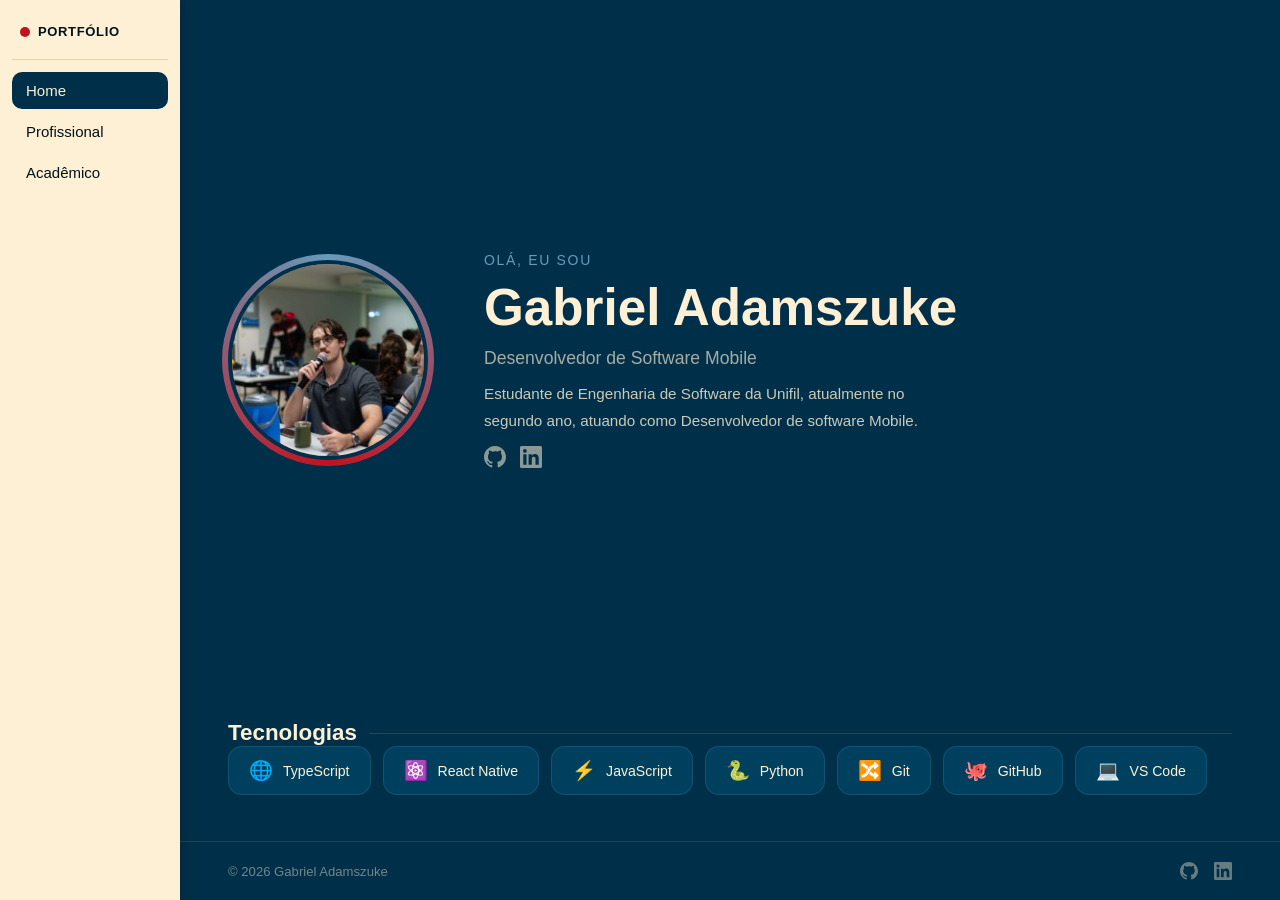
<file: index.html>
<!doctype html>
<html lang="pt-BR">
  <head>
    <meta charset="UTF-8" />
    <meta http-equiv="X-UA-Compatible" content="IE=edge" />
    <meta name="viewport" content="width=device-width, initial-scale=1.0" />
    <title>Portfólio</title>
    <link rel="stylesheet" href="style.css" />
  </head>

  <body>
    <nav class="sidenav" aria-label="Navegação principal">
      <div class="sidenav__brand">
        <span class="sidenav__dot"></span>
        <span class="sidenav__label">Portfólio</span>
      </div>
      <a href="index.html" class="active" aria-current="page">Home</a>
      <a href="Trabalho-Final/profissional/index.html">Profissional</a>
      <a href="Trabalho-Final/academico/index.html">Acadêmico</a>
    </nav>

    <main class="main" id="main-content">
      <section class="hero" aria-label="Apresentação">
        <div class="hero__photo-wrapper">
          <img
            src="./Trabalho-Final/assets/pp.png"
            alt="Foto de perfil"
            class="hero__photo"
            id="profile-photo"
          />
        </div>

        <div class="hero__text">
          <p class="hero__eyebrow">Olá, eu sou</p>
          <h1 class="hero__name" id="hero-name">Gabriel Adamszuke</h1>
          <h2 class="hero__role" id="hero-role">
            Desenvolvedor de Software Mobile
          </h2>
          <p class="hero__bio">
            Estudante de Engenharia de Software da Unifil, atualmente no segundo
            ano, atuando como Desenvolvedor de software Mobile.
          </p>

          <div class="hero__social" aria-label="Redes sociais">
            <a
              href="https://github.com/seuuser"
              target="_blank"
              rel="noopener"
              class="social-link"
              aria-label="GitHub"
            >
              <svg
                xmlns="http://www.w3.org/2000/svg"
                viewBox="0 0 24 24"
                fill="currentColor"
                width="22"
                height="22"
                aria-hidden="true"
              >
                <path
                  d="M12 0C5.37 0 0 5.37 0 12c0 5.3 3.438 9.8 8.205 11.385.6.113.82-.258.82-.577
                            0-.285-.01-1.04-.015-2.04-3.338.724-4.042-1.61-4.042-1.61-.546-1.387-1.333-1.756-1.333-1.756
                            -1.089-.745.083-.729.083-.729 1.205.084 1.84 1.237 1.84 1.237 1.07 1.834 2.807 1.304
                            3.492.997.108-.775.418-1.305.762-1.605-2.665-.3-5.466-1.332-5.466-5.93
                            0-1.31.465-2.38 1.235-3.22-.135-.303-.54-1.523.105-3.176 0 0 1.005-.322
                            3.3 1.23a11.52 11.52 0 0 1 3-.404c1.02.005 2.045.138 3 .404
                            2.28-1.552 3.285-1.23 3.285-1.23.645 1.653.24 2.873.12 3.176.765.84
                            1.23 1.91 1.23 3.22 0 4.61-2.805 5.625-5.475 5.92.42.36.81 1.096.81
                            2.22 0 1.606-.015 2.896-.015 3.286 0 .315.21.69.825.57C20.565 21.795
                            24 17.295 24 12c0-6.63-5.37-12-12-12z"
                />
              </svg>
            </a>
            <a
              href="https://linkedin.com/in/seuuser"
              target="_blank"
              rel="noopener"
              class="social-link"
              aria-label="LinkedIn"
            >
              <svg
                xmlns="http://www.w3.org/2000/svg"
                viewBox="0 0 24 24"
                fill="currentColor"
                width="22"
                height="22"
                aria-hidden="true"
              >
                <path
                  d="M20.447 20.452h-3.554v-5.569c0-1.328-.027-3.037-1.852-3.037
                            -1.853 0-2.136 1.445-2.136 2.939v5.667H9.351V9h3.414v1.561h.046
                            c.477-.9 1.637-1.85 3.37-1.85 3.601 0 4.267 2.37 4.267 5.455v6.286zM5.337
                            7.433a2.062 2.062 0 0 1-2.063-2.065 2.064 2.064 0 1 1 2.063 2.065zm1.782
                            13.019H3.555V9h3.564v11.452zM22.225 0H1.771C.792 0 0 .774 0 1.729v20.542C0
                            23.227.792 24 1.771 24h20.451C23.2 24 24 23.227 24 22.271V1.729C24 .774
                            23.2 0 22.222 0h.003z"
                />
              </svg>
            </a>
          </div>
        </div>
      </section>

      <section class="tech-section" aria-label="Tecnologias">
        <h2 class="section-title">Tecnologias</h2>
        <div class="tech-grid" id="tech-grid"></div>
      </section>
    </main>

    <footer class="footer">
      <p class="footer__copy">© 2026 Gabriel Adamszuke</p>
      <div class="footer__links" aria-label="Links do footer">
        <a
          href="https://github.com/adamszuke"
          target="_blank"
          rel="noopener"
          aria-label="GitHub"
        >
          <svg
            xmlns="http://www.w3.org/2000/svg"
            viewBox="0 0 24 24"
            fill="currentColor"
            width="18"
            height="18"
          >
            <path
              d="M12 0C5.37 0 0 5.37 0 12c0 5.3 3.438 9.8 8.205 11.385.6.113.82-.258.82-.577
                    0-.285-.01-1.04-.015-2.04-3.338.724-4.042-1.61-4.042-1.61-.546-1.387-1.333-1.756-1.333-1.756
                    -1.089-.745.083-.729.083-.729 1.205.084 1.84 1.237 1.84 1.237 1.07 1.834 2.807 1.304
                    3.492.997.108-.775.418-1.305.762-1.605-2.665-.3-5.466-1.332-5.466-5.93
                    0-1.31.465-2.38 1.235-3.22-.135-.303-.54-1.523.105-3.176 0 0 1.005-.322
                    3.3 1.23a11.52 11.52 0 0 1 3-.404c1.02.005 2.045.138 3 .404
                    2.28-1.552 3.285-1.23 3.285-1.23.645 1.653.24 2.873.12 3.176.765.84
                    1.23 1.91 1.23 3.22 0 4.61-2.805 5.625-5.475 5.92.42.36.81 1.096.81
                    2.22 0 1.606-.015 2.896-.015 3.286 0 .315.21.69.825.57C20.565 21.795
                    24 17.295 24 12c0-6.63-5.37-12-12-12z"
            />
          </svg>
        </a>
        <a
          href="https://www.linkedin.com/in/gabriel-adamszuke/"
          target="_blank"
          rel="noopener"
          aria-label="LinkedIn"
        >
          <svg
            xmlns="http://www.w3.org/2000/svg"
            viewBox="0 0 24 24"
            fill="currentColor"
            width="18"
            height="18"
          >
            <path
              d="M20.447 20.452h-3.554v-5.569c0-1.328-.027-3.037-1.852-3.037
                    -1.853 0-2.136 1.445-2.136 2.939v5.667H9.351V9h3.414v1.561h.046
                    c.477-.9 1.637-1.85 3.37-1.85 3.601 0 4.267 2.37 4.267 5.455v6.286zM5.337
                    7.433a2.062 2.062 0 0 1-2.063-2.065 2.064 2.064 0 1 1 2.063 2.065zm1.782
                    13.019H3.555V9h3.564v11.452zM22.225 0H1.771C.792 0 0 .774 0 1.729v20.542C0
                    23.227.792 24 1.771 24h20.451C23.2 24 24 23.227 24 22.271V1.729C24 .774
                    23.2 0 22.222 0h.003z"
            />
          </svg>
        </a>
      </div>
    </footer>

    <script src="main.js"></script>
  </body>
</html>
</file>
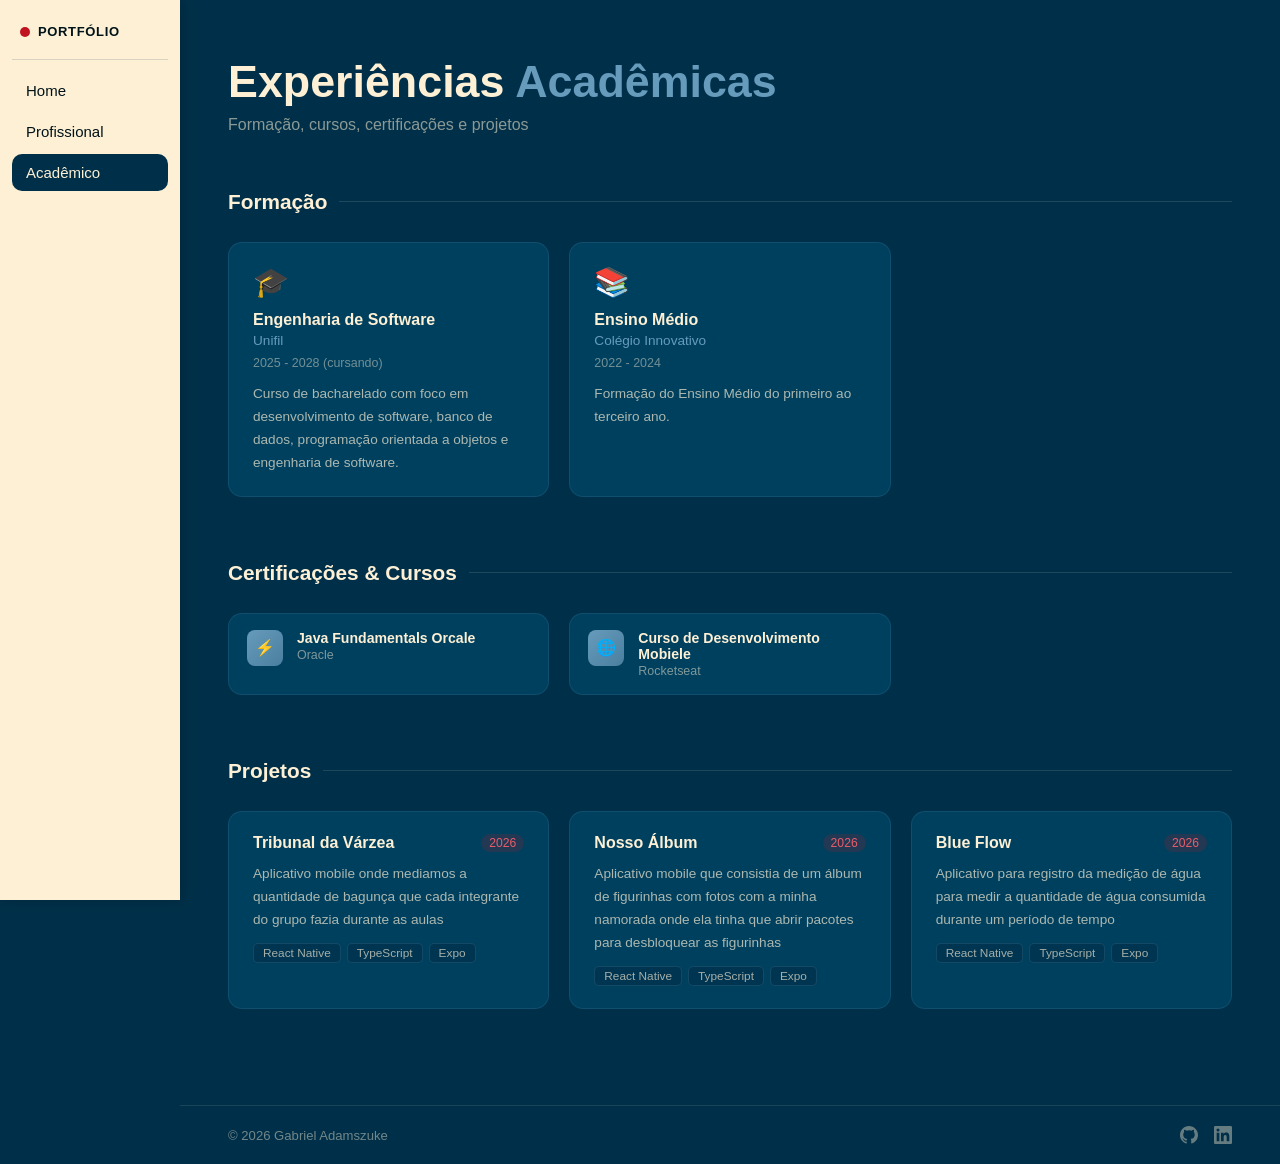
<file: Trabalho-Final/academico/index.html>
<!DOCTYPE html>
<html lang="pt-BR">

<head>
    <meta charset="UTF-8">
    <meta http-equiv="X-UA-Compatible" content="IE=edge">
    <meta name="viewport" content="width=device-width, initial-scale=1.0">
    <title>Portfólio</title>
    <link rel="stylesheet" href="style.css">
</head>

<body>

    <nav class="sidenav" aria-label="Navegação principal">
        <div class="sidenav__brand">
            <span class="sidenav__dot"></span>
            <span class="sidenav__label">Portfólio</span>
        </div>
        <a href="../../index.html">Home</a>
        <a href="../profissional/index.html">Profissional</a>
        <a href="../academico/index.html" class="active" aria-current="page">Acadêmico</a>
    </nav>

    <main class="main" id="main-content">

        <header class="page-header">
            <h1 class="page-title">Experiências <span>Acadêmicas</span></h1>
            <p class="page-subtitle">Formação, cursos, certificações e projetos</p>
        </header>

        <section class="content-section" aria-label="Formação">
            <h2 class="section-title">Formação</h2>
            <div class="cards-grid" id="formacao-grid">
                <!-- Gerado via JS -->
            </div>
        </section>

        <section class="content-section" aria-label="Certificações e cursos">
            <h2 class="section-title">Certificações & Cursos</h2>
            <div class="cards-grid cards-grid--certs" id="certs-grid">
                <!-- Gerado via JS -->
            </div>
        </section>

        <section class="content-section" aria-label="Projetos acadêmicos">
            <h2 class="section-title">Projetos </h2>
            <div class="cards-grid" id="projetos-grid">
                <!-- Gerado via JS -->
            </div>
        </section>

    </main>

    <footer class="footer">
        <!-- Cara professora, não encontrei imagens que ficassem boas, porém não sei importar o svg como componente no html pois trabalho com typescript, por tanto fiz dessa forma que é a forma que encontrei. -->

        <p class="footer__copy">© 2026 Gabriel Adamszuke</p>
        <div class="footer__links" aria-label="Links do footer">
            <a href="https://github.com/adamszuke" target="_blank" rel="noopener" aria-label="GitHub">
                <svg xmlns="http://www.w3.org/2000/svg" viewBox="0 0 24 24" fill="currentColor" width="18" height="18">
                    <path d="M12 0C5.37 0 0 5.37 0 12c0 5.3 3.438 9.8 8.205 11.385.6.113.82-.258.82-.577
                    0-.285-.01-1.04-.015-2.04-3.338.724-4.042-1.61-4.042-1.61-.546-1.387-1.333-1.756-1.333-1.756
                    -1.089-.745.083-.729.083-.729 1.205.084 1.84 1.237 1.84 1.237 1.07 1.834 2.807 1.304
                    3.492.997.108-.775.418-1.305.762-1.605-2.665-.3-5.466-1.332-5.466-5.93
                    0-1.31.465-2.38 1.235-3.22-.135-.303-.54-1.523.105-3.176 0 0 1.005-.322
                    3.3 1.23a11.52 11.52 0 0 1 3-.404c1.02.005 2.045.138 3 .404
                    2.28-1.552 3.285-1.23 3.285-1.23.645 1.653.24 2.873.12 3.176.765.84
                    1.23 1.91 1.23 3.22 0 4.61-2.805 5.625-5.475 5.92.42.36.81 1.096.81
                    2.22 0 1.606-.015 2.896-.015 3.286 0 .315.21.69.825.57C20.565 21.795
                    24 17.295 24 12c0-6.63-5.37-12-12-12z"/>
                </svg>
            </a>
            <a href="https://www.linkedin.com/in/gabriel-adamszuke/" target="_blank" rel="noopener" aria-label="LinkedIn">
                <svg xmlns="http://www.w3.org/2000/svg" viewBox="0 0 24 24" fill="currentColor" width="18" height="18">
                    <path d="M20.447 20.452h-3.554v-5.569c0-1.328-.027-3.037-1.852-3.037
                    -1.853 0-2.136 1.445-2.136 2.939v5.667H9.351V9h3.414v1.561h.046
                    c.477-.9 1.637-1.85 3.37-1.85 3.601 0 4.267 2.37 4.267 5.455v6.286zM5.337
                    7.433a2.062 2.062 0 0 1-2.063-2.065 2.064 2.064 0 1 1 2.063 2.065zm1.782
                    13.019H3.555V9h3.564v11.452zM22.225 0H1.771C.792 0 0 .774 0 1.729v20.542C0
                    23.227.792 24 1.771 24h20.451C23.2 24 24 23.227 24 22.271V1.729C24 .774
                    23.2 0 22.222 0h.003z"/>
                </svg>
            </a>
        </div>
    </footer>

    <script src="main.js"></script>
</body>

</html>



<!-- https://github.com/emmabostian/developer-portfolios Referências de Portfólio -->


<!-- Criei essa branch só para publicar no github pages -->
</file>
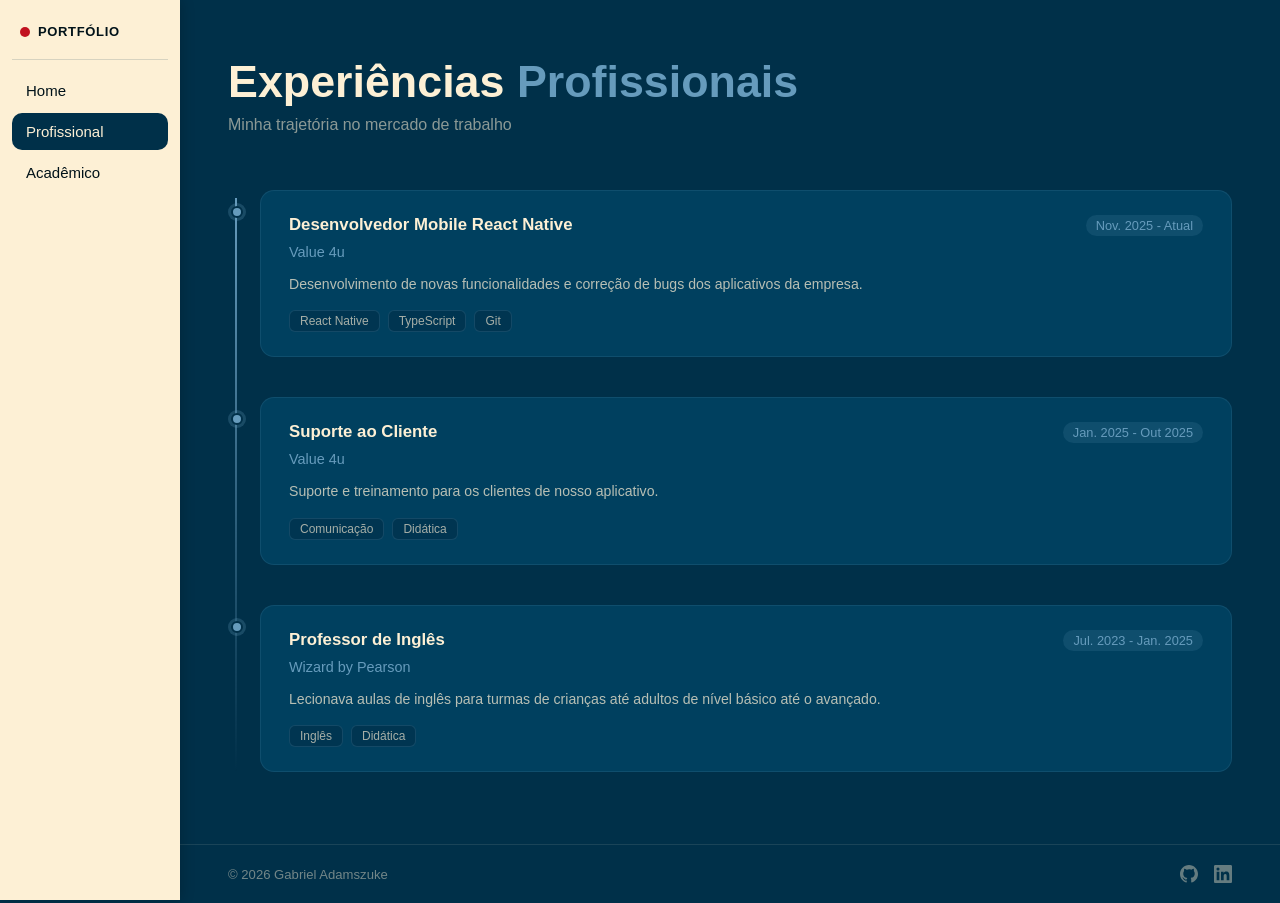
<file: Trabalho-Final/profissional/index.html>
<!DOCTYPE html>
<html lang="pt-BR">

<head>
    <meta charset="UTF-8">
    <meta http-equiv="X-UA-Compatible" content="IE=edge">
    <meta name="viewport" content="width=device-width, initial-scale=1.0">
    <title>Portfólio</title>
    <link rel="stylesheet" href="style.css">
</head>

<body>

    <nav class="sidenav" aria-label="Navegação principal">
        <div class="sidenav__brand">
            <span class="sidenav__dot"></span>
            <span class="sidenav__label">Portfólio</span>
        </div>
        <a href="../../index.html">Home</a>
        <a href="../profissional/index.html" class="active" aria-current="page">Profissional</a>
        <a href="../academico/index.html">Acadêmico</a>
    </nav>

    <main class="main" id="main-content">

        <header class="page-header">
            <h1 class="page-title">Experiências <span>Profissionais</span></h1>
            <p class="page-subtitle">Minha trajetória no mercado de trabalho</p>
        </header>

        <section class="timeline-section" aria-label="Timeline de experiências">
            <div class="timeline" id="timeline">
            </div>
        </section>

    </main>

    <footer class="footer">
        <p class="footer__copy">© 2026 Gabriel Adamszuke</p>
        <div class="footer__links" aria-label="Links do footer">
            <a href="https://github.com/adamszuke" target="_blank" rel="noopener" aria-label="GitHub">
                <svg xmlns="http://www.w3.org/2000/svg" viewBox="0 0 24 24" fill="currentColor" width="18" height="18">
                    <path d="M12 0C5.37 0 0 5.37 0 12c0 5.3 3.438 9.8 8.205 11.385.6.113.82-.258.82-.577
                    0-.285-.01-1.04-.015-2.04-3.338.724-4.042-1.61-4.042-1.61-.546-1.387-1.333-1.756-1.333-1.756
                    -1.089-.745.083-.729.083-.729 1.205.084 1.84 1.237 1.84 1.237 1.07 1.834 2.807 1.304
                    3.492.997.108-.775.418-1.305.762-1.605-2.665-.3-5.466-1.332-5.466-5.93
                    0-1.31.465-2.38 1.235-3.22-.135-.303-.54-1.523.105-3.176 0 0 1.005-.322
                    3.3 1.23a11.52 11.52 0 0 1 3-.404c1.02.005 2.045.138 3 .404
                    2.28-1.552 3.285-1.23 3.285-1.23.645 1.653.24 2.873.12 3.176.765.84
                    1.23 1.91 1.23 3.22 0 4.61-2.805 5.625-5.475 5.92.42.36.81 1.096.81
                    2.22 0 1.606-.015 2.896-.015 3.286 0 .315.21.69.825.57C20.565 21.795
                    24 17.295 24 12c0-6.63-5.37-12-12-12z"/>
                </svg>
            </a>
            <a href="https://www.linkedin.com/in/gabriel-adamszuke/" target="_blank" rel="noopener" aria-label="LinkedIn">
                <svg xmlns="http://www.w3.org/2000/svg" viewBox="0 0 24 24" fill="currentColor" width="18" height="18">
                    <path d="M20.447 20.452h-3.554v-5.569c0-1.328-.027-3.037-1.852-3.037
                    -1.853 0-2.136 1.445-2.136 2.939v5.667H9.351V9h3.414v1.561h.046
                    c.477-.9 1.637-1.85 3.37-1.85 3.601 0 4.267 2.37 4.267 5.455v6.286zM5.337
                    7.433a2.062 2.062 0 0 1-2.063-2.065 2.064 2.064 0 1 1 2.063 2.065zm1.782
                    13.019H3.555V9h3.564v11.452zM22.225 0H1.771C.792 0 0 .774 0 1.729v20.542C0
                    23.227.792 24 1.771 24h20.451C23.2 24 24 23.227 24 22.271V1.729C24 .774
                    23.2 0 22.222 0h.003z"/>
                </svg>
            </a>
        </div>
    </footer>

    <script src="main.js"></script>
</body>

</html>
</file>
<file: style.css>
*, *::before, *::after {
    box-sizing: border-box;
    margin: 0;
    padding: 0;
}

:root {
    --bg:        #003049;
    --sidebar:   #fdf0d5;
    --text-dark: #001219;
    --accent:    #669bbc;
    --highlight: #c1121f;
    --text-light:#fdf0d5;
    --card-bg:   #00405f;
    --sidebar-w: 180px;
    --radius:    14px;
    --transition:0.25s ease;
}

html { scroll-behavior: smooth; }

body {
    font-family: 'Poppins', sans-serif;
    background-color: var(--bg);
    color: var(--text-light);
    min-height: 100vh;
    display: flex;
    flex-direction: column;
}

.sidenav {
    height: 100%;
    width: var(--sidebar-w);
    position: fixed;
    top: 0;
    left: 0;
    z-index: 100;
    background-color: var(--sidebar);
    display: flex;
    flex-direction: column;
    padding: 24px 12px 24px 12px;
    gap: 4px;
    box-shadow: 2px 0 12px rgba(0,0,0,0.18);
}

.sidenav__brand {
    display: flex;
    align-items: center;
    gap: 8px;
    padding: 0 8px 20px 8px;
    border-bottom: 1px solid rgba(0,48,73,0.15);
    margin-bottom: 8px;
}

.sidenav__dot {
    width: 10px;
    height: 10px;
    background-color: var(--highlight);
    border-radius: 50%;
    flex-shrink: 0;
}

.sidenav__label {
    font-size: 13px;
    font-weight: 600;
    color: var(--text-dark);
    letter-spacing: 0.05em;
    text-transform: uppercase;
}

.sidenav a {
    padding: 10px 14px;
    text-decoration: none;
    font-size: 15px;
    font-weight: 500;
    color: var(--text-dark);
    display: block;
    border-radius: 10px;
    transition: background var(--transition), color var(--transition);
}

.sidenav a.active {
    background-color: var(--bg);
    color: var(--text-light);
}

.sidenav a:hover:not(.active) {
    background-color: rgba(0,48,73,0.08);
    color: var(--accent);
}

.main {
    margin-left: var(--sidebar-w);
    padding: 0 48px 32px;
    flex: 1;
}

.hero {
    display: flex;
    align-items: center;
    gap: 56px;
    min-height: 80vh;
    animation: fadeSlideIn 0.7s ease both;
}

@keyframes fadeSlideIn {
    from { opacity: 0; transform: translateY(28px); }
    to   { opacity: 1; transform: translateY(0); }
}

.hero__photo-wrapper {
    flex-shrink: 0;
    position: relative;
}

.hero__photo-wrapper::before {
    content: '';
    position: absolute;
    inset: -6px;
    border-radius: 50%;
    background: conic-gradient(var(--accent), var(--highlight), var(--accent));
    animation: spinBorder 4s linear infinite;
    z-index: 0;
}

@keyframes spinBorder {
    to { transform: rotate(360deg); }
}

.hero__photo {
    width: 200px;
    height: 200px;
    border-radius: 50%;
    object-fit: cover;
    position: relative;
    z-index: 1;
    border: 4px solid var(--bg);
    display: block;
}

.hero__text {
    display: flex;
    flex-direction: column;
    gap: 12px;
    max-width: 560px;
}

.hero__eyebrow {
    font-size: 14px;
    font-weight: 500;
    letter-spacing: 0.12em;
    text-transform: uppercase;
    color: var(--accent);
}

.hero__name {
    font-size: clamp(2rem, 4vw, 3.2rem);
    font-weight: 700;
    line-height: 1.1;
    color: var(--text-light);
}

.hero__name span {
    color: var(--accent);
}

.hero__role {
    font-size: 1.1rem;
    font-weight: 400;
    color: rgba(253,240,213,0.65);
}

.hero__bio {
    font-size: 0.95rem;
    line-height: 1.75;
    color: rgba(253,240,213,0.80);
    max-width: 480px;
}


.hero__social {
    display: flex;
    gap: 14px;
}

.social-link {
    color: rgba(253,240,213,0.55);
    transition: color var(--transition), transform var(--transition);
    display: flex;
    align-items: center;
}

.social-link:hover {
    color: var(--accent);
    transform: translateY(-3px);
}

.tech-section {
    animation: fadeSlideIn 0.9s ease 0.3s both;
}

.section-title {
    font-size: 1.4rem;
    font-weight: 600;
    color: var(--text-light);
    display: flex;
    align-items: center;
    gap: 12px;
}

.section-title::after {
    content: '';
    flex: 1;
    height: 1px;
    background: rgba(253,240,213,0.12);
}

.tech-grid {
    display: flex;
    flex-wrap: wrap;
    gap: 12px;
}

.tech-card {
    background-color: var(--card-bg);
    border: 1px solid rgba(102,155,188,0.2);
    border-radius: var(--radius);
    padding: 14px 20px;
    font-size: 0.88rem;
    font-weight: 500;
    color: var(--text-light);
    display: flex;
    align-items: center;
    gap: 10px;
    cursor: default;
    transition: transform var(--transition), border-color var(--transition), box-shadow var(--transition);
    animation: popIn 0.4s ease both;
}

.tech-card:hover {
    transform: translateY(-4px);
    border-color: var(--accent);
    box-shadow: 0 8px 24px rgba(0,0,0,0.25);
}

@keyframes popIn {
    from { opacity: 0; transform: scale(0.88); }
    to   { opacity: 1; transform: scale(1); }
}

.tech-card__icon {
    font-size: 1.2rem;
    line-height: 1;
}

.footer {
    margin-left: var(--sidebar-w);
    padding: 20px 48px;
    border-top: 1px solid rgba(253,240,213,0.1);
    display: flex;
    align-items: center;
    justify-content: space-between;
    gap: 16px;
    flex-wrap: wrap;
}

.footer__copy {
    font-size: 0.82rem;
    color: rgba(253,240,213,0.45);
}

.footer__links {
    display: flex;
    gap: 16px;
}

.footer__links a {
    color: rgba(253,240,213,0.4);
    transition: color var(--transition);
    display: flex;
    align-items: center;
}

.footer__links a:hover {
    color: var(--accent);
}

@media (max-width: 900px) {
    .hero {
        flex-direction: column;
        align-items: flex-start;
        gap: 32px;
        min-height: unset;
        padding-top: 32px;
    }
}

@media (max-width: 680px) {
    :root { --sidebar-w: 0px; }

    .sidenav {
        width: 100%;
        height: auto;
        position: relative;
        flex-direction: row;
        padding: 12px 16px;
        flex-wrap: wrap;
        gap: 8px;
    }

    .sidenav__brand { border-bottom: none; padding-bottom: 0; margin-bottom: 0; }

    .main, .footer {
        margin-left: 0;
        padding-left: 20px;
        padding-right: 20px;
    }
}

@media (max-height: 450px) {
    .sidenav a { font-size: 13px; padding: 7px 10px; }
}
</file>
<file: Trabalho-Final/academico/style.css>
*, *::before, *::after {
    box-sizing: border-box;
    margin: 0;
    padding: 0;
}

:root {
    --bg:        #003049;
    --sidebar:   #fdf0d5;
    --text-dark: #001219;
    --accent:    #669bbc;
    --highlight: #c1121f;
    --text-light:#fdf0d5;
    --card-bg:   #00405f;
    --sidebar-w: 180px;
    --radius:    14px;
    --transition:0.25s ease;
}

html { scroll-behavior: smooth; }

body {
    font-family: 'Poppins', sans-serif;
    background-color: var(--bg);
    color: var(--text-light);
    min-height: 100vh;
    display: flex;
    flex-direction: column;
}

.sidenav {
    height: 100%;
    width: var(--sidebar-w);
    position: fixed;
    top: 0;
    left: 0;
    z-index: 100;
    background-color: var(--sidebar);
    display: flex;
    flex-direction: column;
    padding: 24px 12px;
    gap: 4px;
    box-shadow: 2px 0 12px rgba(0,0,0,0.18);
}

.sidenav__brand {
    display: flex;
    align-items: center;
    gap: 8px;
    padding: 0 8px 20px 8px;
    border-bottom: 1px solid rgba(0,48,73,0.15);
    margin-bottom: 8px;
}

.sidenav__dot {
    width: 10px;
    height: 10px;
    background-color: var(--highlight);
    border-radius: 50%;
    flex-shrink: 0;
}

.sidenav__label {
    font-size: 13px;
    font-weight: 600;
    color: var(--text-dark);
    letter-spacing: 0.05em;
    text-transform: uppercase;
}

.sidenav a {
    padding: 10px 14px;
    text-decoration: none;
    font-size: 15px;
    font-weight: 500;
    color: var(--text-dark);
    display: block;
    border-radius: 10px;
    transition: background var(--transition), color var(--transition);
}

.sidenav a.active {
    background-color: var(--bg);
    color: var(--text-light);
}

.sidenav a:hover:not(.active) {
    background-color: rgba(0,48,73,0.08);
    color: var(--accent);
}

.main {
    margin-left: var(--sidebar-w);
    padding: 56px 48px 32px;
    flex: 1;
}

/* ---------- Page header ---------- */
.page-header {
    margin-bottom: 56px;
    animation: fadeSlideIn 0.6s ease both;
}

.page-title {
    font-size: clamp(1.8rem, 3.5vw, 2.8rem);
    font-weight: 700;
    color: var(--text-light);
    line-height: 1.15;
}

.page-title span {
    color: var(--accent);
}

.page-subtitle {
    font-size: 1rem;
    color: rgba(253,240,213,0.55);
    margin-top: 8px;
}

@keyframes fadeSlideIn {
    from { opacity: 0; transform: translateY(24px); }
    to   { opacity: 1; transform: translateY(0); }
}

/* ---------- Section title ---------- */
.section-title {
    font-size: 1.3rem;
    font-weight: 600;
    color: var(--text-light);
    margin-bottom: 28px;
    display: flex;
    align-items: center;
    gap: 12px;
}

.section-title::after {
    content: '';
    flex: 1;
    height: 1px;
    background: rgba(253,240,213,0.12);
}

/* ---------- Sections ---------- */
.content-section {
    margin-bottom: 64px;
}

/* ---------- Cards grid ---------- */
.cards-grid {
    display: grid;
    grid-template-columns: repeat(auto-fill, minmax(280px, 1fr));
    gap: 20px;
}

.cards-grid--certs {
    grid-template-columns: repeat(auto-fill, minmax(240px, 1fr));
    margin-bottom: 20px;
}

/* ---------- Card base ---------- */
.acad-card {
    background-color: var(--card-bg);
    border: 1px solid rgba(102,155,188,0.15);
    border-radius: var(--radius);
    padding: 22px 24px;
    opacity: 0;
    transform: translateY(20px);
    transition: opacity 0.45s ease, transform 0.45s ease, border-color var(--transition), box-shadow var(--transition);
}

.acad-card.visivel {
    opacity: 1;
    transform: translateY(0);
}

.acad-card:hover {
    border-color: rgba(102,155,188,0.4);
    box-shadow: 0 10px 28px rgba(0,0,0,0.22);
    transform: translateY(-4px) !important;
}

/* Formação card */
.acad-card__icon {
    font-size: 1.8rem;
    margin-bottom: 12px;
}

.acad-card__titulo {
    font-size: 1rem;
    font-weight: 600;
    color: var(--text-light);
    margin-bottom: 4px;
}

.acad-card__subtitulo {
    font-size: 0.85rem;
    color: var(--accent);
    font-weight: 500;
    margin-bottom: 8px;
}

.acad-card__periodo {
    font-size: 0.78rem;
    color: rgba(253,240,213,0.45);
    margin-bottom: 12px;
}

.acad-card__desc {
    font-size: 0.85rem;
    line-height: 1.7;
    color: rgba(253,240,213,0.68);
}

/* Cert card */
.cert-card {
    display: flex;
    align-items: flex-start;
    gap: 14px;
    padding: 16px 18px;
}

.cert-card__badge {
    width: 36px;
    height: 36px;
    border-radius: 8px;
    background: linear-gradient(135deg, var(--accent), #4a7fa0);
    display: flex;
    align-items: center;
    justify-content: center;
    font-size: 1rem;
    flex-shrink: 0;
}

.cert-card__info { flex: 1; }

.cert-card__nome {
    font-size: 0.88rem;
    font-weight: 600;
    color: var(--text-light);
    margin-bottom: 2px;
}

.cert-card__emissor {
    font-size: 0.78rem;
    color: rgba(253,240,213,0.5);
}

/* Oculto por padrão (mostrar mais) */
.acad-card--oculto {
    display: none;
}

/* Projeto card */
.projeto-card__header {
    display: flex;
    justify-content: space-between;
    align-items: center;
    margin-bottom: 10px;
}

.projeto-card__nome {
    font-size: 1rem;
    font-weight: 600;
    color: var(--text-light);
}

.projeto-card__ano {
    font-size: 0.76rem;
    background-color: rgba(193,18,31,0.18);
    color: #e85d6a;
    padding: 2px 8px;
    border-radius: 20px;
    font-weight: 500;
}

.projeto-card__desc {
    font-size: 0.85rem;
    line-height: 1.7;
    color: rgba(253,240,213,0.68);
    margin-bottom: 12px;
}

.projeto-card__tags {
    display: flex;
    flex-wrap: wrap;
    gap: 6px;
}

.tag {
    font-size: 0.74rem;
    font-weight: 500;
    background-color: rgba(0,48,73,0.6);
    border: 1px solid rgba(102,155,188,0.2);
    color: rgba(253,240,213,0.65);
    padding: 2px 9px;
    border-radius: 5px;
}

/* ---------- Botão mostrar mais ---------- */
.btn {
    display: inline-block;
    padding: 10px 24px;
    border-radius: var(--radius);
    font-size: 0.88rem;
    font-weight: 600;
    text-decoration: none;
    cursor: pointer;
    transition: transform var(--transition), box-shadow var(--transition), background var(--transition);
    border: 2px solid transparent;
    font-family: 'Poppins', sans-serif;
}

.btn--ghost {
    background-color: transparent;
    border-color: var(--accent);
    color: var(--accent);
}

.btn--ghost:hover {
    background-color: rgba(102,155,188,0.1);
    transform: translateY(-2px);
}

/* ---------- Footer ---------- */
.footer {
    margin-left: var(--sidebar-w);
    padding: 20px 48px;
    border-top: 1px solid rgba(253,240,213,0.1);
    display: flex;
    align-items: center;
    justify-content: space-between;
    gap: 16px;
    flex-wrap: wrap;
}

.footer__copy {
    font-size: 0.82rem;
    color: rgba(253,240,213,0.45);
}

.footer__links {
    display: flex;
    gap: 16px;
}

.footer__links a {
    color: rgba(253,240,213,0.4);
    transition: color var(--transition);
    display: flex;
    align-items: center;
}

.footer__links a:hover {
    color: var(--accent);
}

/* ---------- Responsividade ---------- */
@media (max-width: 680px) {
    :root { --sidebar-w: 0px; }

    .sidenav {
        width: 100%;
        height: auto;
        position: relative;
        flex-direction: row;
        padding: 12px 16px;
        flex-wrap: wrap;
        gap: 8px;
    }

    .sidenav__brand { border-bottom: none; padding-bottom: 0; margin-bottom: 0; }

    .main, .footer {
        margin-left: 0;
        padding-left: 20px;
        padding-right: 20px;
    }
}

@media (prefers-reduced-motion: reduce) {
    *, *::before, *::after {
        animation-duration: 0.01ms !important;
        transition-duration: 0.01ms !important;
    }
    .acad-card { opacity: 1 !important; transform: none !important; }
}
</file>
<file: Trabalho-Final/profissional/style.css>
*, *::before, *::after {
    box-sizing: border-box;
    margin: 0;
    padding: 0;
}

:root {
    --bg:        #003049;
    --sidebar:   #fdf0d5;
    --text-dark: #001219;
    --accent:    #669bbc;
    --highlight: #c1121f;
    --text-light:#fdf0d5;
    --card-bg:   #00405f;
    --sidebar-w: 180px;
    --radius:    14px;
    --transition:0.25s ease;
}

html { scroll-behavior: smooth; }

body {
    font-family: 'Poppins', sans-serif;
    background-color: var(--bg);
    color: var(--text-light);
    min-height: 100vh;
    display: flex;
    flex-direction: column;
}

.sidenav {
    height: 100%;
    width: var(--sidebar-w);
    position: fixed;
    top: 0;
    left: 0;
    z-index: 100;
    background-color: var(--sidebar);
    display: flex;
    flex-direction: column;
    padding: 24px 12px;
    gap: 4px;
    box-shadow: 2px 0 12px rgba(0,0,0,0.18);
}

.sidenav__brand {
    display: flex;
    align-items: center;
    gap: 8px;
    padding: 0 8px 20px 8px;
    border-bottom: 1px solid rgba(0,48,73,0.15);
    margin-bottom: 8px;
}

.sidenav__dot {
    width: 10px;
    height: 10px;
    background-color: var(--highlight);
    border-radius: 50%;
    flex-shrink: 0;
}

.sidenav__label {
    font-size: 13px;
    font-weight: 600;
    color: var(--text-dark);
    letter-spacing: 0.05em;
    text-transform: uppercase;
}

.sidenav a {
    padding: 10px 14px;
    text-decoration: none;
    font-size: 15px;
    font-weight: 500;
    color: var(--text-dark);
    display: block;
    border-radius: 10px;
    transition: background var(--transition), color var(--transition);
}

.sidenav a.active {
    background-color: var(--bg);
    color: var(--text-light);
}

.sidenav a:hover:not(.active) {
    background-color: rgba(0,48,73,0.08);
    color: var(--accent);
}

.main {
    margin-left: var(--sidebar-w);
    padding: 56px 48px 32px;
    flex: 1;
}

.page-header {
    margin-bottom: 56px;
    animation: fadeSlideIn 0.6s ease both;
}

.page-title {
    font-size: clamp(1.8rem, 3.5vw, 2.8rem);
    font-weight: 700;
    color: var(--text-light);
    line-height: 1.15;
}

.page-title span {
    color: var(--accent);
}

.page-subtitle {
    font-size: 1rem;
    color: rgba(253,240,213,0.55);
    margin-top: 8px;
}

@keyframes fadeSlideIn {
    from { opacity: 0; transform: translateY(24px); }
    to   { opacity: 1; transform: translateY(0); }
}

.section-title {
    font-size: 1.3rem;
    font-weight: 600;
    color: var(--text-light);
    margin-bottom: 28px;
    display: flex;
    align-items: center;
    gap: 12px;
}

.section-title::after {
    content: '';
    flex: 1;
    height: 1px;
    background: rgba(253,240,213,0.12);
}


.timeline {
    position: relative;
    padding-left: 32px;
}

.timeline::before {
    content: '';
    position: absolute;
    top: 8px;
    left: 7px;
    width: 2px;
    bottom: 0;
    background: linear-gradient(to bottom, var(--accent), transparent);
}

.timeline-item {
    position: relative;
    margin-bottom: 40px;
    opacity: 0;
    transform: translateX(-20px);
    transition: opacity 0.5s ease, transform 0.5s ease;
}

.timeline-item.visivel {
    opacity: 1;
    transform: translateX(0);
}


.timeline-item::before {
    content: '';
    position: absolute;
    left: -29px;
    top: 16px;
    width: 12px;
    height: 12px;
    border-radius: 50%;
    background-color: var(--accent);
    border: 2px solid var(--bg);
    box-shadow: 0 0 0 3px rgba(102,155,188,0.25);
}


.timeline-card {
    background-color: var(--card-bg);
    border: 1px solid rgba(102,155,188,0.15);
    border-radius: var(--radius);
    padding: 24px 28px;
    transition: transform var(--transition), box-shadow var(--transition), border-color var(--transition);
}

.timeline-card:hover {
    transform: translateY(-4px);
    border-color: rgba(102,155,188,0.4);
    box-shadow: 0 12px 32px rgba(0,0,0,0.25);
}

.timeline-card__header {
    display: flex;
    justify-content: space-between;
    align-items: flex-start;
    flex-wrap: wrap;
    gap: 8px;
    margin-bottom: 8px;
}

.timeline-card__cargo {
    font-size: 1.05rem;
    font-weight: 600;
    color: var(--text-light);
}

.timeline-card__periodo {
    font-size: 0.8rem;
    font-weight: 500;
    background-color: rgba(102,155,188,0.15);
    color: var(--accent);
    padding: 3px 10px;
    border-radius: 20px;
    white-space: nowrap;
}

.timeline-card__empresa {
    font-size: 0.9rem;
    font-weight: 500;
    color: var(--accent);
    margin-bottom: 12px;
}

.timeline-card__desc {
    font-size: 0.88rem;
    line-height: 1.75;
    color: rgba(253,240,213,0.72);
}

.timeline-card__tags {
    display: flex;
    flex-wrap: wrap;
    gap: 8px;
    margin-top: 14px;
}

.tag {
    font-size: 0.75rem;
    font-weight: 500;
    background-color: rgba(0,48,73,0.6);
    border: 1px solid rgba(102,155,188,0.2);
    color: rgba(253,240,213,0.65);
    padding: 3px 10px;
    border-radius: 6px;
}

.footer {
    margin-left: var(--sidebar-w);
    padding: 20px 48px;
    border-top: 1px solid rgba(253,240,213,0.1);
    display: flex;
    align-items: center;
    justify-content: space-between;
    gap: 16px;
    flex-wrap: wrap;
}

.footer__copy {
    font-size: 0.82rem;
    color: rgba(253,240,213,0.45);
}

.footer__links {
    display: flex;
    gap: 16px;
}

.footer__links a {
    color: rgba(253,240,213,0.4);
    transition: color var(--transition);
    display: flex;
    align-items: center;
}

.footer__links a:hover {
    color: var(--accent);
}

@media (max-width: 680px) {
    :root { --sidebar-w: 0px; }

    .sidenav {
        width: 100%;
        height: auto;
        position: relative;
        flex-direction: row;
        padding: 12px 16px;
        flex-wrap: wrap;
        gap: 8px;
    }

    .sidenav__brand { border-bottom: none; padding-bottom: 0; margin-bottom: 0; }

    .main, .footer {
        margin-left: 0;
        padding-left: 20px;
        padding-right: 20px;
    }

    .timeline { padding-left: 20px; }
}
</file>
